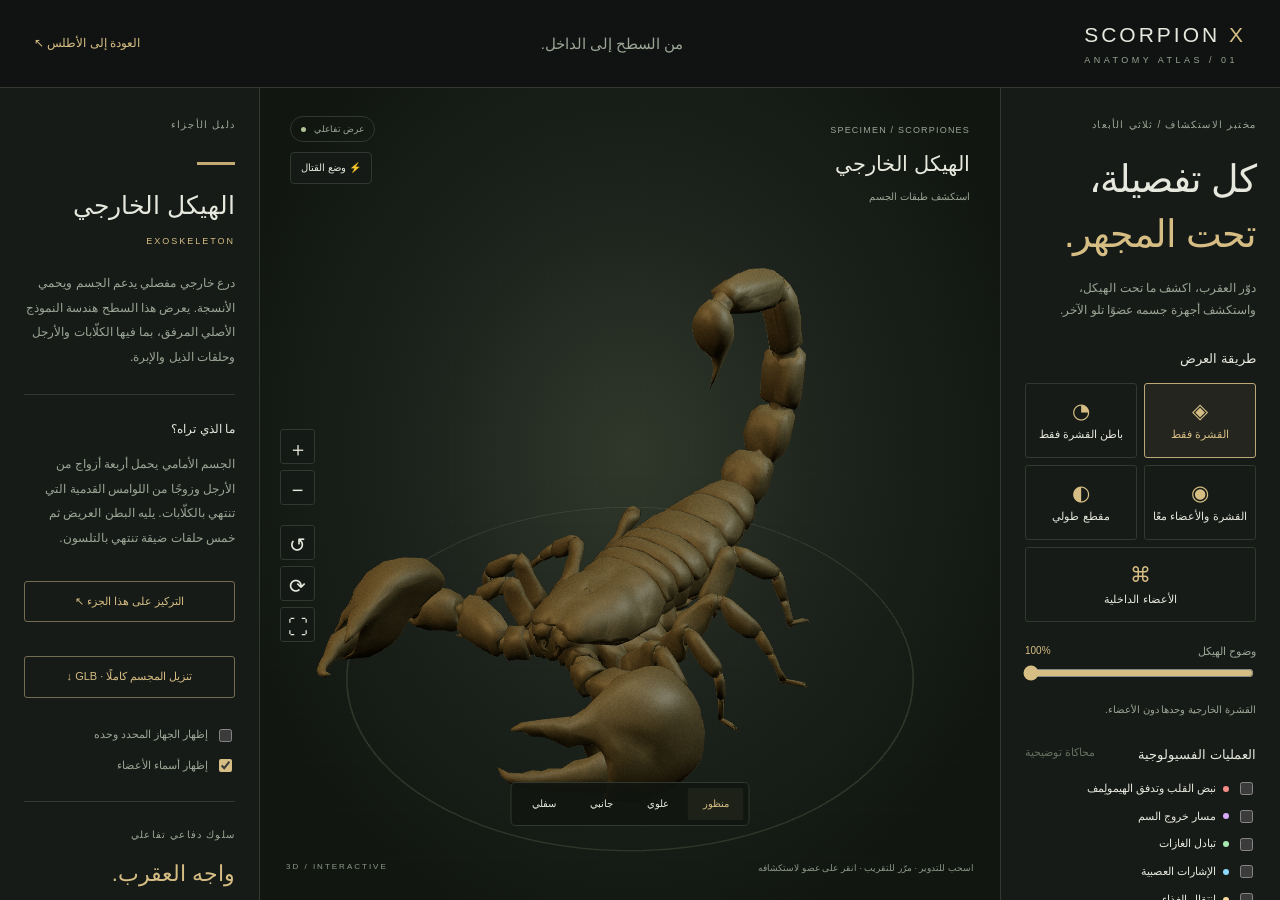
<file: anatomy.html>
<!DOCTYPE html>
<html lang="ar" dir="rtl">
<head>
<meta charset="utf-8">
<title>تحويل إلى عارض تشريح العقرب</title>
<meta http-equiv="refresh" content="0; url=scorpion-viewer/anatomy.html">
<script>location.replace('scorpion-viewer/anatomy.html' + location.search);</script>
</head>
<body>
<p>جارٍ التحويل إلى <a href="scorpion-viewer/anatomy.html">عارض تشريح العقرب</a>...</p>
</body>
</html>
</file>
<file: scorpion-viewer/anatomy.css>
@charset "UTF-8";
:root{color-scheme:dark;--bg:#101312;--panel:#171b18;--border:#30382f;--text:#e7e8dd;--muted:#9bA595;--gold:#d5bd83}*{box-sizing:border-box}body{margin:0;background:var(--bg);color:var(--text);font:14px/1.8 "Segoe UI",Tahoma,sans-serif}button,input{font:inherit}button,a,input{outline-offset:5px}button:focus-visible,a:focus-visible,input:focus-visible{outline:2px solid var(--gold)}button{cursor:pointer;color:inherit;border:1px solid var(--border);background:transparent}button:hover{border-color:var(--gold);background:#d5bd830b}a{color:inherit;text-decoration:none}[hidden]{display:none!important}.topbar{height:88px;display:flex;align-items:center;justify-content:space-between;padding:0 34px;border-bottom:1px solid var(--border)}.brand{font-size:21px;letter-spacing:3px;line-height:1.3}.brand b{color:var(--gold);font-weight:400}.brand small{display:block;font-size:9px;letter-spacing:3.5px;color:var(--muted);margin-top:7px}.header-note{color:var(--muted);font-size:15px}.back{font-size:12px;color:var(--gold)}.workspace{display:grid;grid-template-columns:280px minmax(360px,1fr) 260px;min-height:calc(100dvh - 88px)}.sidebar,.details{background:var(--panel);padding:28px 24px}.sidebar{border-left:1px solid var(--border)}.details{border-right:1px solid var(--border)}.eyebrow{font-size:10px;letter-spacing:1.2px;color:var(--muted);margin:0 0 18px}h1{font-size:38px;font-weight:500;line-height:1.45;letter-spacing:-1px;margin:0 0 16px}h1 em{font-style:normal;color:var(--gold)}.intro{font-size:12px;color:var(--muted);margin-bottom:26px}h2{font-size:13px;font-weight:500;margin:24px 0 12px}.modes{display:grid;grid-template-columns:1fr 1fr;gap:7px}.modes button{font-size:11px;padding:12px 3px;border-radius:3px}.modes button span{display:block;font-size:21px;line-height:1.4;color:var(--gold)}button[aria-pressed=true]{color:var(--gold);background:#d5bd8310;border-color:#bca776}.range-field{margin-top:20px}.range-field label{display:flex;justify-content:space-between;font-size:11px;color:var(--muted)}output{direction:ltr;color:var(--gold);font-size:10px}input[type=range]{width:100%;accent-color:var(--gold);height:18px;cursor:pointer}.count{float:left;color:#66705f;font-size:11px}.systems{display:grid;gap:4px}.system-row{display:flex;align-items:center;gap:10px;width:100%;padding:9px 10px;border-color:transparent;text-align:right;border-radius:3px;font-size:12px}.system-row i{height:7px;width:7px;border-radius:50%;background:var(--swatch)}.system-row small{margin-right:auto;color:var(--muted);font-size:10px}.side-footer{font-size:9px;color:var(--muted);margin-top:30px;padding-top:16px;border-top:1px solid var(--border)}.status-dot,.live-badge i{display:inline-block;width:5px;height:5px;background:#b1c394;border-radius:50%;margin-left:6px}.stage{position:relative;overflow:hidden;min-height:720px;background:radial-gradient(ellipse at 50% 45%,#30382b 0,#1b211b 44%,#111611 80%)}.stage:after{content:"";position:absolute;inset:0;pointer-events:none;background-image:linear-gradient(#d5bd8303 1px,transparent 1px),linear-gradient(90deg,#d5bd8303 1px,transparent 1px);background-size:48px 48px}.stage-header{position:absolute;top:28px;right:30px;left:30px;display:flex;justify-content:space-between;align-items:start;z-index:2;pointer-events:none}.stage-header h2{font-size:21px;margin:4px 0}.stage-header .eyebrow{font-size:9px}.live-badge{border:1px solid var(--border);padding:4px 10px;border-radius:20px;font-size:9px;color:var(--muted)}.live-badge i{margin:0 5px 0 0}canvas{display:block;width:100%;height:100%;position:absolute;inset:0;touch-action:none;cursor:grab}canvas:active{cursor:grabbing}.loading{position:absolute;top:45%;width:100%;text-align:center;color:var(--gold);pointer-events:none}.view-presets{position:absolute;bottom:74px;left:50%;transform:translateX(-50%);display:flex;gap:4px;background:#111611d9;padding:5px;border:1px solid var(--border);border-radius:5px;z-index:3;white-space:nowrap}.view-presets button{padding:6px 14px;font-size:10px;border-color:transparent;border-radius:2px}.stage-tools{position:absolute;left:20px;top:42%;display:grid;gap:6px;z-index:3}.stage-tools button{width:35px;height:35px;background:#151b16d9;font-size:20px;border-radius:3px}.stage-tools span{height:8px}.stage-bottom{position:absolute;bottom:24px;right:26px;left:26px;display:flex;justify-content:space-between;font-size:9px;color:#8e9988;z-index:2}.stage-bottom span:last-child{letter-spacing:2px;font-size:8px}.labels{position:absolute;inset:0;pointer-events:none;z-index:2}.organ-label{position:absolute;font-size:10px;background:#111710d9;border:1px solid #ffffff30;border-right:2px solid var(--swatch);padding:3px 8px;white-space:nowrap;transform:translate(10px,-50%);box-shadow:0 3px 15px #0002}.organ-label:before{content:"";position:absolute;right:100%;top:50%;width:10px;border-top:1px solid #ffffff60}.details .eyebrow{margin-bottom:28px}.detail-swatch{width:38px;height:3px;background:var(--gold);margin-bottom:18px}.details h2{font-size:25px;margin:0 0 5px}.latin{font-size:9px;color:var(--gold);letter-spacing:2px;text-align:right;margin:0 0 22px}.details p:not(.eyebrow):not(.latin){font-size:12px;color:var(--muted);line-height:2.05}.detail-rule{border-top:1px solid var(--border);margin:24px 0}.details h3{font-size:12px;font-weight:500}.focus{padding:10px;width:100%;margin:18px 0 16px;font-size:11px;border-color:#756d53;color:var(--gold);border-radius:3px}.toggle{display:flex;align-items:center;gap:7px;font-size:11px;color:var(--muted);margin:11px 0;cursor:pointer}.toggle input{accent-color:var(--gold)}.accuracy{margin-top:36px;padding-top:20px;border-top:1px solid var(--border)}.accuracy>span{font-size:11px;color:var(--gold)}.accuracy p{font-size:10px!important}.accuracy details{font-size:10px;color:var(--muted)}.accuracy summary{cursor:pointer}.accuracy a{display:block;color:var(--gold);font-size:10px;margin-top:10px}#fallback{position:absolute;width:100%;height:100%;object-fit:contain;opacity:.7}@media(min-width:1600px){.workspace{grid-template-columns:320px minmax(400px,1fr) 300px}.sidebar,.details{padding:36px}}@media(max-width:1100px){.workspace{grid-template-columns:235px minmax(320px,1fr)}.details{grid-column:1/-1;display:block;border-top:1px solid var(--border);padding:24px 30px}.accuracy{margin-top:20px}.sidebar{padding:24px 18px}h1{font-size:32px}}@media(max-width:650px){.topbar{height:72px;padding:0 18px}.header-note{display:none}.workspace{display:flex;flex-direction:column}.stage{order:0;height:65dvh;min-height:470px}.sidebar{order:1;border-top:1px solid var(--border);padding:24px}.details{order:2;padding:24px}.sidebar h1{font-size:28px}.sidebar h1 br{display:none}.intro{margin-bottom:16px}.modes{grid-template-columns:repeat(4,1fr)}.modes button{font-size:10px}.systems{grid-template-columns:1fr 1fr}.stage-bottom{font-size:8px;right:14px;left:14px}.stage-bottom span:last-child{display:none}.stage-header{right:18px;left:18px}.stage-header h2{font-size:18px}.side-footer{margin-top:20px}}@media(prefers-reduced-motion:reduce){*{scroll-behavior:auto!important}}

@media(min-width:651px){.workspace{height:calc(100dvh - 88px);min-height:540px}.sidebar,.details{overflow-y:auto;scrollbar-width:thin;scrollbar-color:#48513d transparent}.stage{min-height:0}}@media(min-width:651px) and (max-width:1100px){.workspace{height:auto;min-height:calc(100dvh - 88px)}.stage{min-height:650px}.sidebar{max-height:800px}}
.control-note{font-size:10px;color:var(--muted);line-height:1.9;margin:10px 0}.physiology{display:grid;gap:8px}.physiology label{display:flex;align-items:center;gap:7px;font-size:11px;cursor:pointer}.physiology input{accent-color:var(--gold)}.physiology i,.process-legend i{width:6px;height:6px;background:var(--swatch);border-radius:50%;display:inline-block;flex-shrink:0}.simulation-controls{display:flex;gap:7px;margin-top:15px}.simulation-controls button{font-size:10px;padding:7px;flex:1;border-radius:3px}.stage-header #activity-status{font-size:10px;color:var(--muted);margin:5px 0;max-width:330px}.process-legend{position:absolute;right:25px;bottom:126px;z-index:3;max-width:calc(100% - 90px);display:flex;gap:5px;flex-wrap:wrap;pointer-events:none}.process-legend span{padding:3px 7px;border:1px solid var(--border);border-radius:3px;font-size:9px;background:#111710df}.process-legend i{margin-left:5px}.combat-card{border-top:1px solid var(--border);padding-top:24px;margin-top:25px}.combat-card .eyebrow{margin-bottom:10px}.combat-card h3{font-size:22px;margin:0;color:var(--gold)}.combat-card button{font-size:11px;padding:9px;width:100%;margin-top:8px;border-radius:3px}.combat-card button:disabled{opacity:.4;cursor:default}.combat-card button[aria-pressed=true]{background:#b6624226;border-color:#d28262;color:#f0b293}.stage.combat-active{background:radial-gradient(ellipse at 50% 55%,#493426 0,#241b16 50%,#131411 90%)}.combat-target{display:none;position:absolute;pointer-events:none;z-index:3;width:42px;height:42px;border:1px solid #e9a57e99;border-radius:50%;transform:translate(-50%,-50%)}.combat-target.visible{display:block}.combat-target span{position:absolute;inset:15px;border:1px solid #ffd3aa;border-radius:50%}.combat-target:before,.combat-target:after{content:'';position:absolute;background:#d7926599}.combat-target:before{width:56px;height:1px;left:-8px;top:20px}.combat-target:after{width:1px;height:56px;top:-8px;left:20px}.combat-target.strike{border-color:#fff1c3;box-shadow:0 0 26px #f8a35d77}.stage.combat-active canvas{cursor:crosshair}.modes button:last-child{grid-column:1/-1}@media(max-width:650px){.modes{grid-template-columns:repeat(2,1fr)}.process-legend{right:14px;bottom:124px}.stage-header #activity-status{max-width:220px;font-size:9px}.combat-card{margin-top:20px}}@media(prefers-reduced-motion:reduce){.combat-target.strike{box-shadow:none}}
.stage-header-actions{display:grid;gap:10px;justify-items:end}.stage-header-actions button{pointer-events:auto;padding:6px 10px;font-size:10px;border-radius:4px;background:#171b18e8}.stage-header-actions button[aria-pressed=true]{border-color:#d28262;color:#f0b293}.stage-header .live-badge{white-space:nowrap}
/* In the atlas, the surrounding page supplies navigation and continuous mobile scrolling. */
.atlas-embedded .topbar{display:none}.atlas-embedded .workspace{height:800px;min-height:0}.atlas-embedded .stage{min-height:0}.atlas-embedded .sidebar,.atlas-embedded .details{overscroll-behavior:auto}@media(min-width:1101px){.atlas-embedded .workspace{grid-template-columns:250px minmax(0,1fr) 230px}.atlas-embedded .sidebar,.atlas-embedded .details{padding:24px 20px}}@media(min-width:651px) and (max-width:1100px){.atlas-embedded .workspace{height:auto;min-height:0;grid-template-columns:235px minmax(0,1fr)}.atlas-embedded .stage{height:760px}.atlas-embedded .sidebar{max-height:760px}.atlas-embedded .details{overflow:visible}}@media(max-width:650px){.atlas-embedded .workspace{height:auto;min-height:0}.atlas-embedded .stage{height:520px;min-height:0}.atlas-embedded .sidebar{max-height:none;overflow:visible}.atlas-embedded .details{overflow:visible}}
@media(min-width:1101px){.atlas-embedded .workspace{height:720px}}
</file>
